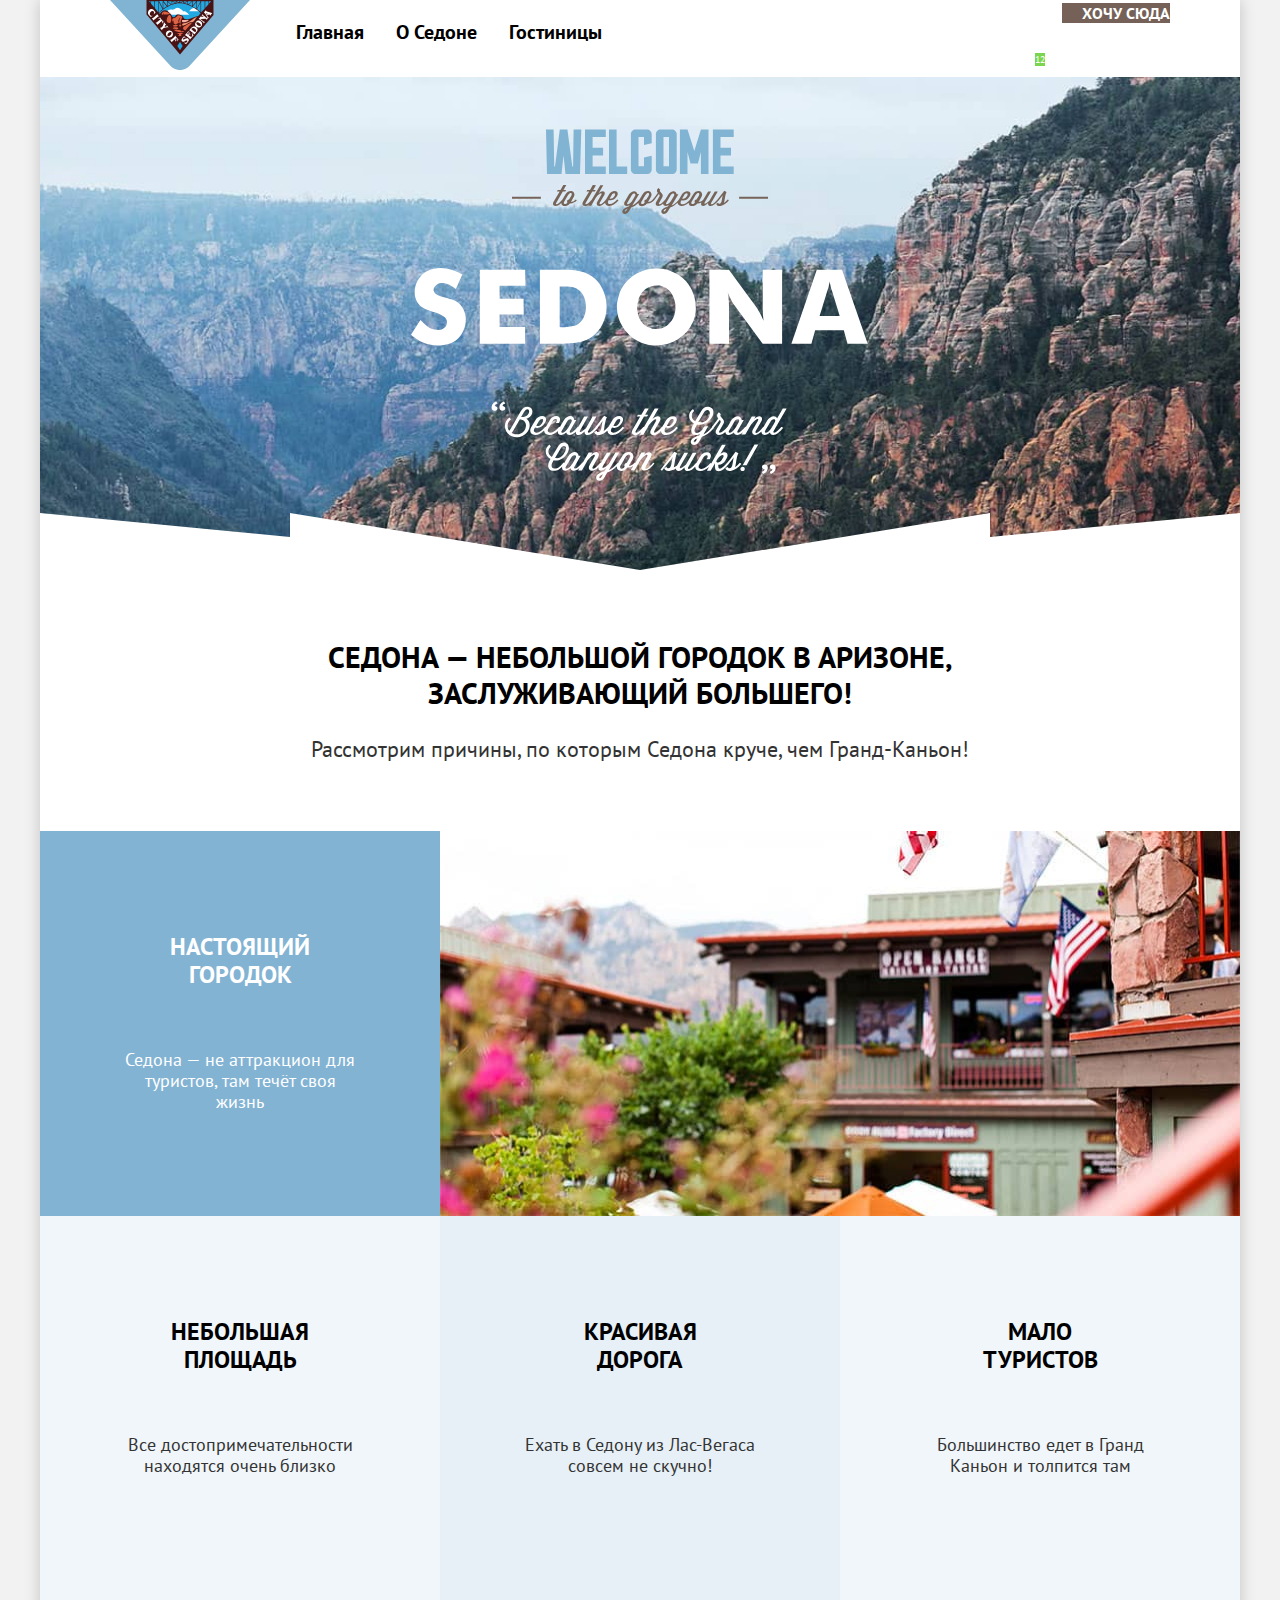
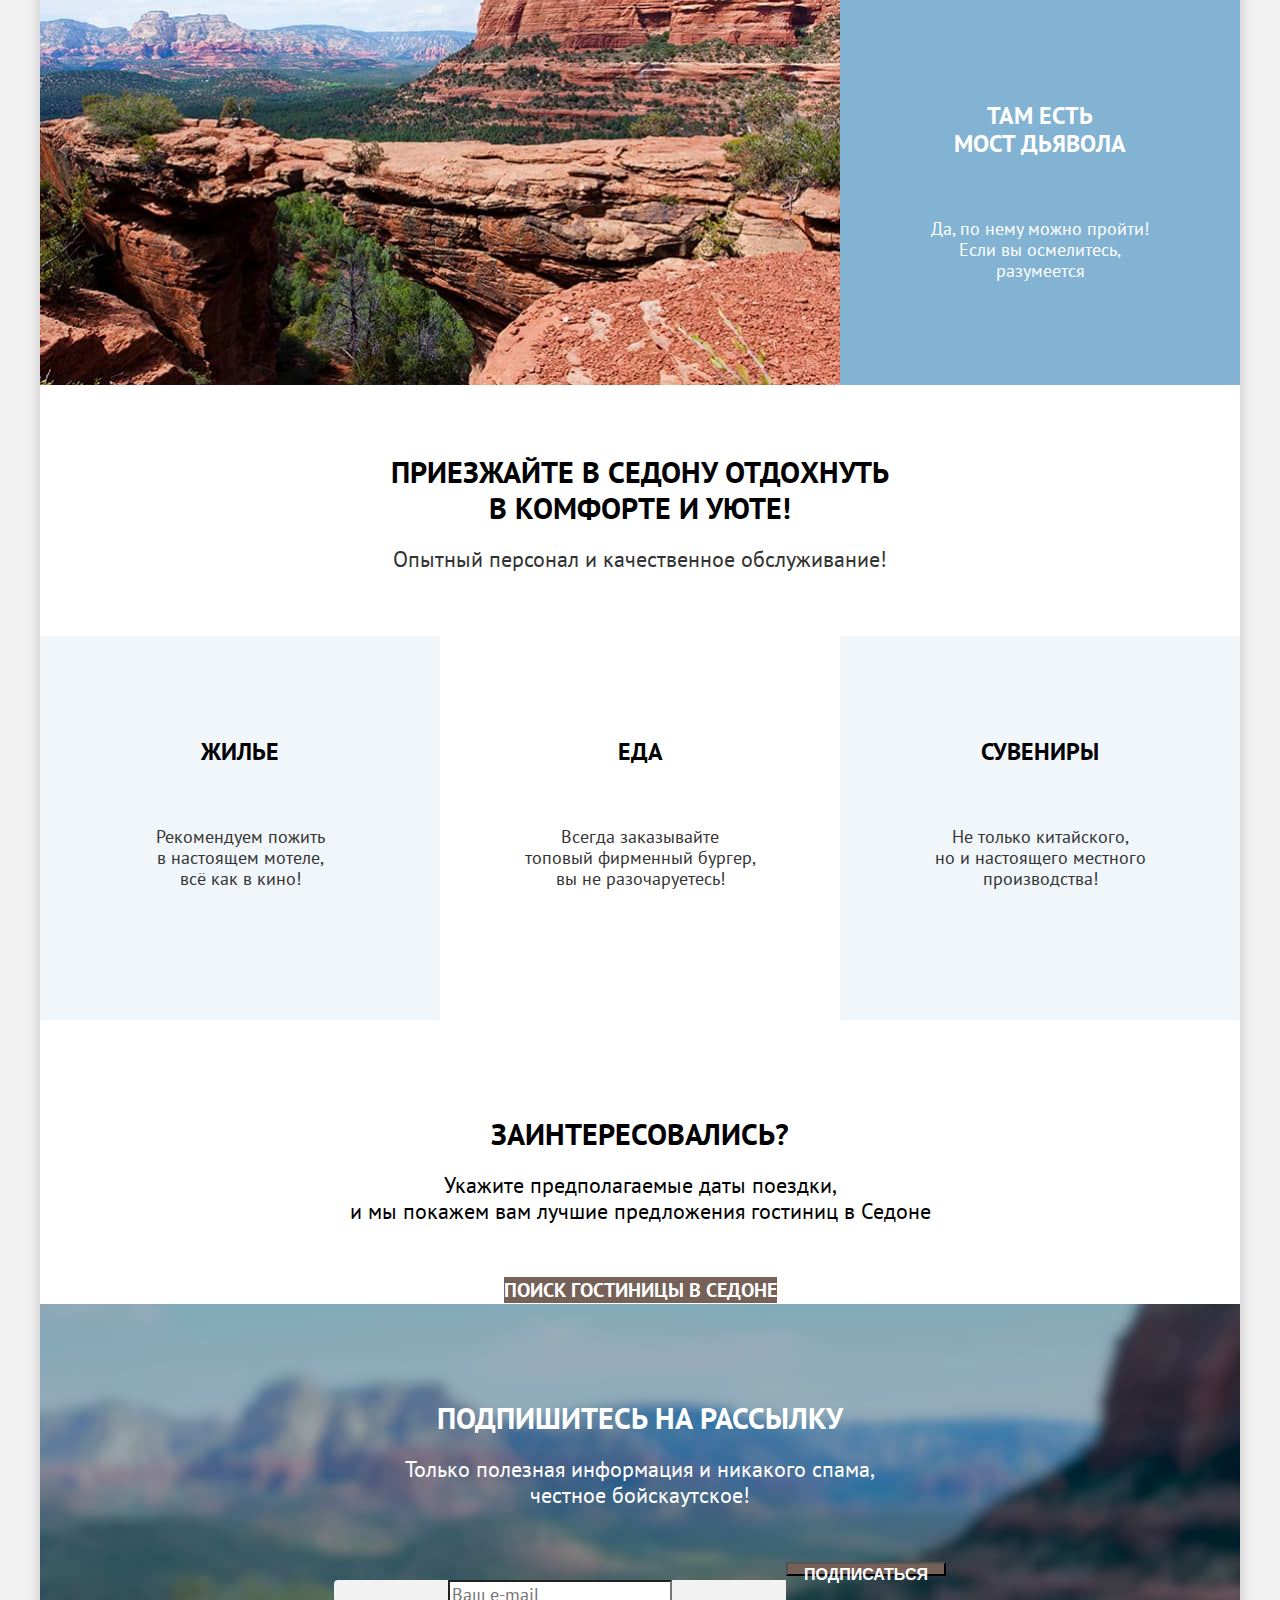
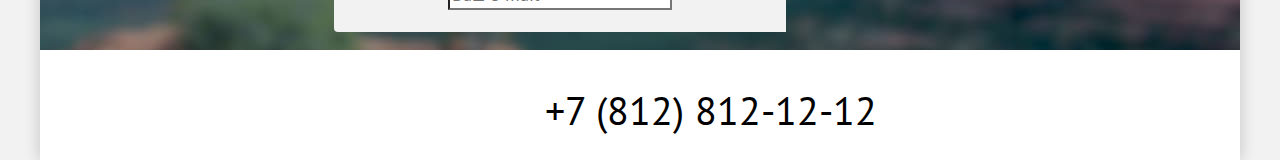
<file: index.html>
<!DOCTYPE html>
<html lang="ru">
  <head>
    <meta charset="utf-8">
    <title>HTML Academy: Седона</title>
    <link rel="stylesheet" href="styles/styles.css">
  </head>

  <body>
    <div class="main-container">

    <!-- Шапка -->

    <header class="main-header">
      <nav class="navigation">
        <a class="logo-of-sedona" href="#">
          <img class="logo" src="images/header/logo-sedona.svg" width="140" height="70" alt="Логотип города Седона.">
        </a>

 <!-- Навигация -->

        <ul class="navigation-list">
          <li class="navigation-item">
            <a class="navigation-link" href="#">Главная</a>
          </li>
          <li class="navigation-item">
            <a class="navigation-link" href="#">О Седоне</a>
          </li>
          <li class="navigation-item">
            <a class="navigation-link" href="catalog.html">Гостиницы</a>
          </li>
        </ul>

        <ul class="navigation-user">
          <li class="navigation-item">
            <a class="icon-search" href="#">
              <span class="visually-hidden">Поиск</span>
            </a>
          </li>
          <li class="navigation-item">
            <a class="icon-search" href="#">
              <span class="visually-hidden">Избранное</span>
            </a>
            <span class="chosen">12</span>
          </li>
          <li class="navigation-item">
            <a class="icon-search-button dark-button" href="#">Хочу сюда</a>
          </li>
        </ul>
      </nav>
    </header>

          <!--Главный заголовок с фоном -->

      <main class="main-index">

      <section class="hero">
        <h1 class="visually-hidden">Добро пожаловать в Седону.</h1>
        <img class="hero-welcome" src="images/header/welcome.svg" width="458" height="352" alt="Welcome to gorgerous Sedona. Because the Grand Canyon sucks!">
      </section>

              <!-- Преимущества -->

      <section class="advantages">

        <h2 class="advantages-title">Седона — небольшой городок в Аризоне,<br>заслуживающий большего!</h2>
        <p class="advantages-reasons-view">Рассмотрим причины, по которым Седона круче, чем Гранд-Каньон!</p>

        <ul class="advantages-list">

          <li class="advantages-items-picture">
            <div class="town">
              <h3 class="item-title accent">Настоящий<br> городок</h3>
              <p class="reason accent">Седона — не аттракцион для<br>туристов, там течёт своя<br>жизнь</p>
            </div>
            <img class="town-views" src="images/town.jpg" width="800" height="385" alt="Вид провинциального американского строения.">
          </li>

          <div class="area-road-tourists">
            <li class="advantages-items area">
              <h3 class="item-title">Небольшая<br> площадь</h3>
              <p class="reason">Все достопримечательности<br>находятся очень близко</p>
            </li>

            <li class="advantages-items road">
              <h3 class="item-title">Красивая<br> дорога</h3>
              <p class="reason">Ехать в Седону из Лас-Вегаса<br>совсем не скучно!</p>
            </li>

            <li class="advantages-items tourists">
              <h3 class="item-title">Мало<br> туристов</h3>
              <p class="reason">Большинство едет в Гранд<br>Каньон и толпится там</p>
          </li>
        </div>

          <li class="advantages-items-bridge">
            <div class="devil-bridge">
              <h3 class="item-title accent">Там есть<br>мост дьявола</h3>
              <p class="reason accent">Да, по нему можно пройти!<br>Если вы осмелитесь,<br>разумеется</p>
            </div>
            <img class="town-views" src="images/bridge.jpg" width="800" height="385" alt="Мост дьявола.">
          </li>
        </ul>
      </section>

         <!-- Инфраструктура -->

      <section class="infrastructure">
        <h2 class="infrastructure-title">Приезжайте в Седону отдохнуть<br>в комфорте и уюте!</h2>
        <p class="infrastructure-reasons-view">Опытный персонал и качественное обслуживание!</p>

        <ul class="infrastructure-list">
          <li class="accommodation">
            <h3 class="item-title">Жилье</h3>
            <p class="reason">Рекомендуем пожить<br>в настоящем мотеле,<br>всё как в кино!</p>
          </li>

          <li class="food">
            <h3 class="item-title">Еда</h3>
            <p class="reason">Всегда заказывайте<br>топовый фирменный бургер,<br>вы не разочаруетесь!</p>
          </li>

          <li class="souvenirs">
            <h3 class="item-title">Сувениры</h3>
            <p class="reason">Не только китайского,<br>но и настоящего местного<br>производства!</p>
          </li>

         </ul>
      </section>

      <!-- приглашение -->

      <section class="invitation">
        <h2 class="invitation-title">Заинтересовались?</h2>
        <p class="invitation-reasons-view">Укажите предполагаемые даты поездки,<br>и мы покажем вам лучшие предложения гостиниц в Седоне</p>
        <a class="hotels-button dark-button" href="catalog.html">Поиск гостиницы в Седоне</a>
      </section>

      <section class="subscribe">
        <h2 class="subscribe-title accent">Подпишитесь на рассылку</h2>
        <p class="no-spam accent">Только полезная информация и никакого спама,<br>честное бойскаутское!</p>

        <form class="subscribe-form" action="https://echo.htmlacademy.ru" method="post">
              <p class="subscribe-form-name">
                <label class="visually-hidden" for="user-email">Ваш e-mail</label>
                <input class="your-email" type="email" id="user-email" name="user-email" placeholder="Ваш e-mail" required>
              </p>
              <button class="subscribe-button dark-button" type="submit">Подписаться</button>
            </form>
      </section>

    </main>

    <!-- футер -->

    <footer class="page-footer">

      <section class="contacts">
        <ul class="networks">
          <li class="networks-item">
            <a class="networks-link" href="https://vk.com/htmlacademy">
              <span class="visually-hidden">Vkontakte</span>
            </a>
          </li>

          <li class="networks-item">
            <a class="networks-link" href="https://t.me/htmlacademy">
              <span class="visually-hidden">Telegram</span>
            </a>
          </li>

          <li class="networks-item">
            <a class="networks-link" href="https://www.youtube.com/user/htmlacademyru">
              <span class="visually-hidden">Youtube</span>
            </a>
          </li>

        </ul>

        <a class="phone" href="tel:+78128121212">+7 (812) 812-12-12</a>
        <div class="logo-of-academy">
          <a class="academy-link"  href="https://htmlacademy.ru/">
            <span class="visually-hidden">htmlacademy</span>
          </a>
        </div>
      </section>
    </footer>
  </div>
  </body>
 </html>
</file>
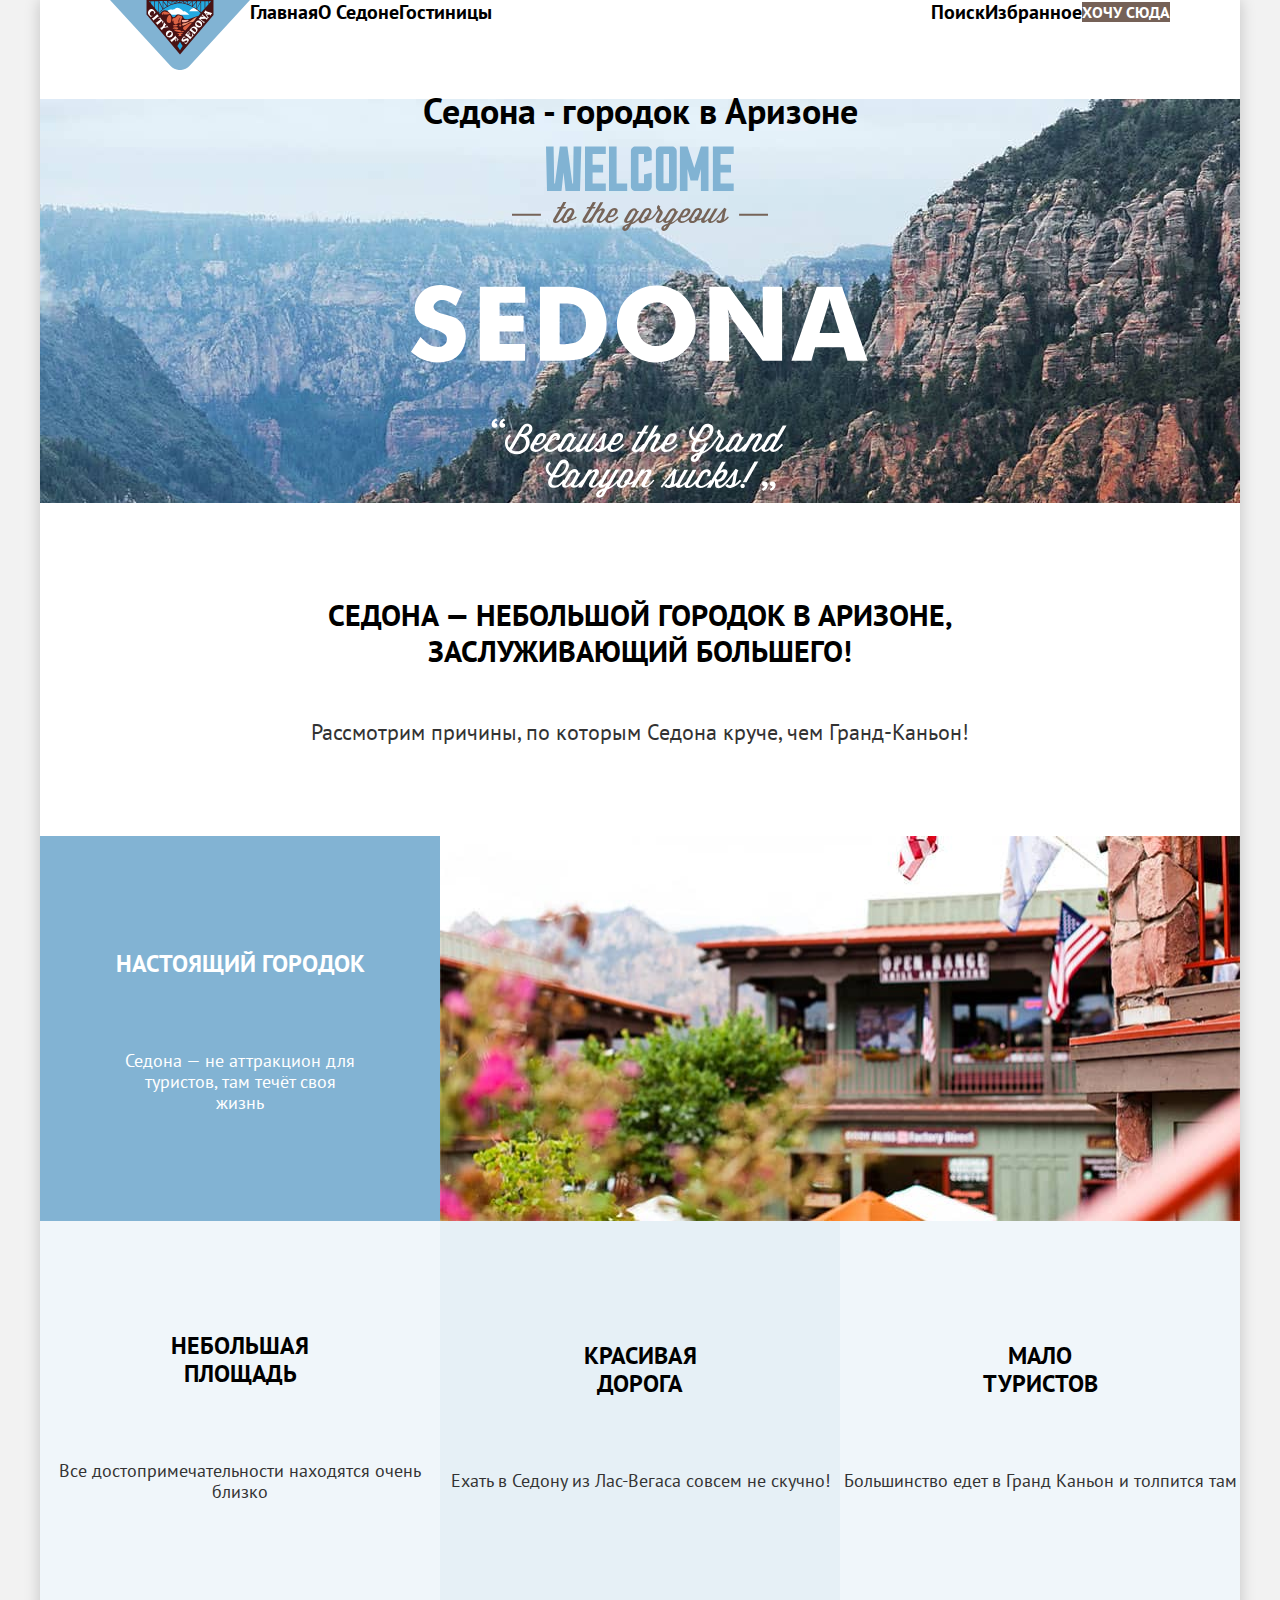
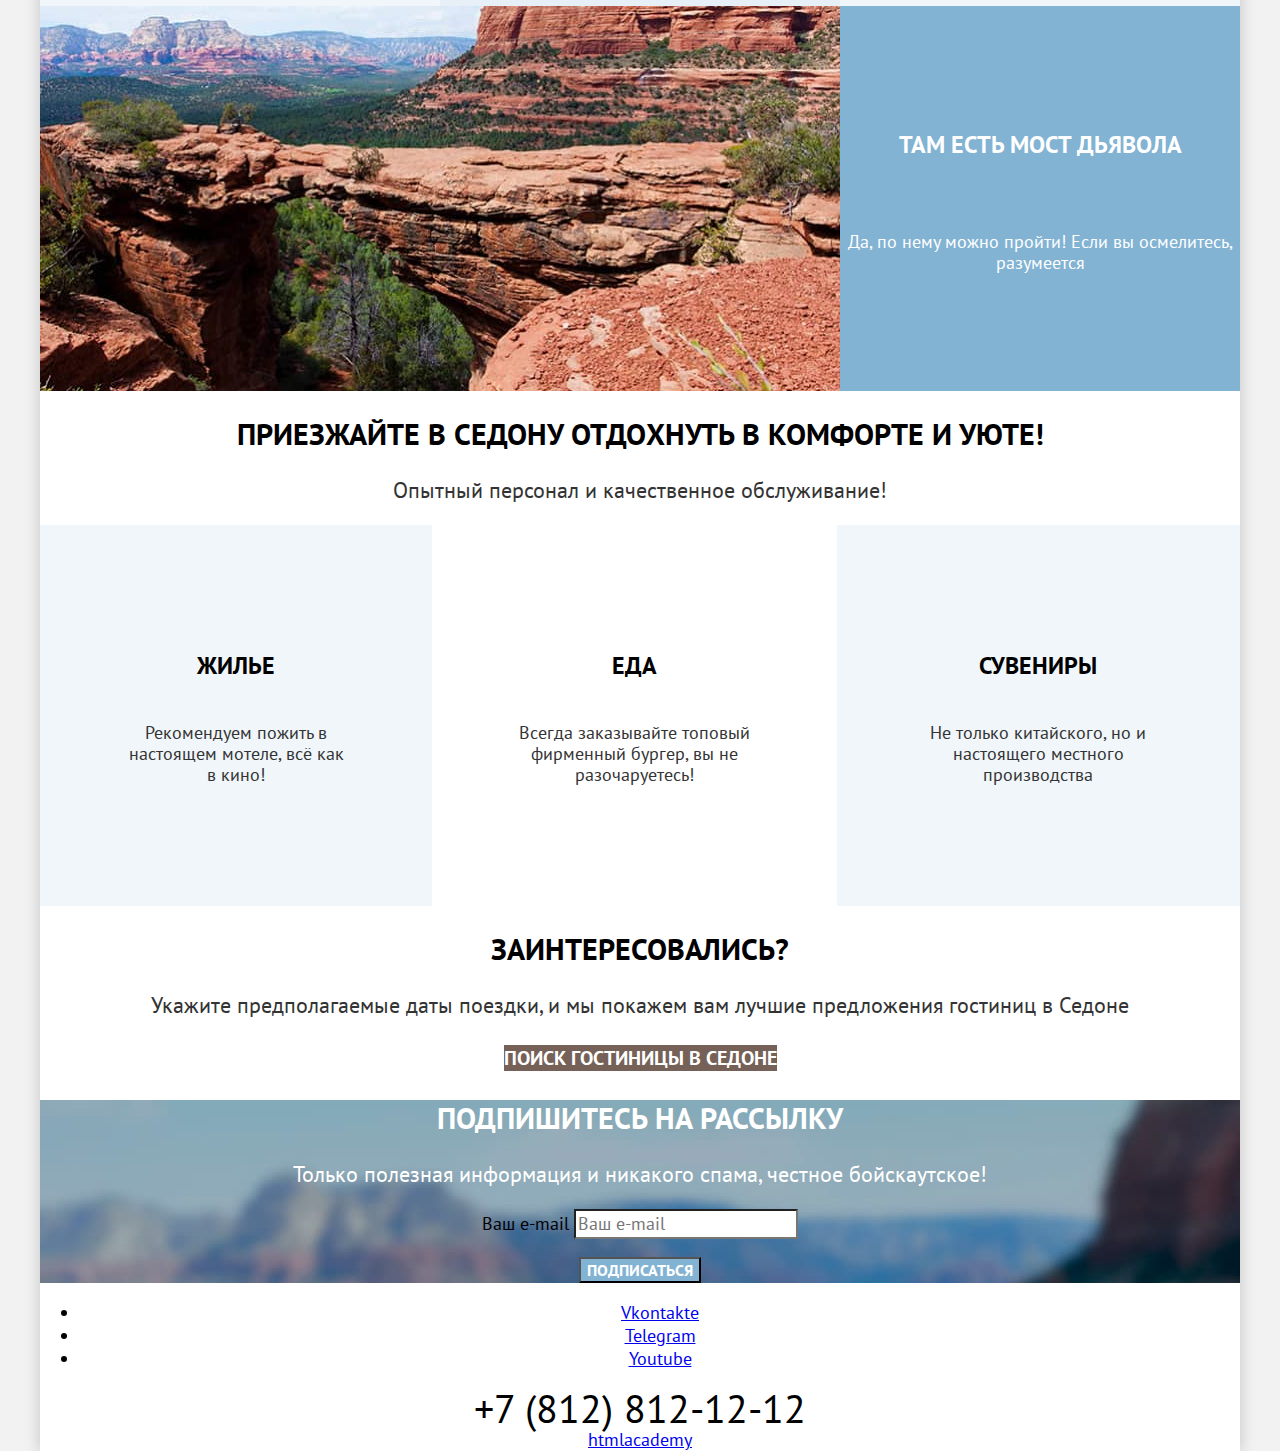
<file: 5/index.html>
<!DOCTYPE html>
<html lang="ru">
  <head>
    <meta charset="utf-8">
    <title>HTML Academy: Седона</title>
    <link rel="stylesheet" href="styles/styles.css">
    <base href="https://htmlacademy-htmlcss.github.io/2159811-sedona-38/5/">
</head>
  <body>
  <div class="big-container">
    <header class="page-header">
      <nav class="navigation">
        <a class="logo" href="#">
          <img class="logo" src="images/header/logo-sedona.svg" width="140" height="70" alt="Логотип города Седона.">
        </a>
        <ul class="navigation-list">
          <li class="navigation-item">
            <a class="navigation-link navigation-link-current" href="index.html">Главная</a>
          </li>
          <li class="navigation-item">
            <a class="navigation-link" href="#">О Седоне</a>
          </li>
          <li class="navigation-item">
            <a class="navigation-link" href="catalog.html">Гостиницы</a>
          </li>
        </ul>

        <ul class="navigation-list navigation-users">
          <li class="navigation-item">
            <a class="navigation-link" href="#">
              <span class="visually-hidden">
                Поиск
              </span>
            </a>
          </li>
          <li class="navigation-item">
            <a class="navigation-link" href="#">
              <span class="visually-hidden">
                Избранное
              </span>
            </a>
          </li>
          <li class="navigation-item">
            <a class="navigation-link button dark-button" href="#">Хочу сюда</a>
          </li>
        </ul>
      </nav>

    </header>

    <main class="main-index">

      <section class="hero">
        <h1 class="visually-hidden">Седона - городок в Аризоне</h1>
        <img class="hero-welcome" src="images/header/welcome.svg" width="458" height="352" alt="Welcome to gorgerous Sedona. Because the Grand Canyon sucks!">
      </section>

      <section class="adantages-of-sedona">
        <h2 class="section-title advantages-title">
        Седона — небольшой городок в Аризоне,<br> заслуживающий большего!
        </h2>
        <p class="section-explanation advantages-explanation">
        Рассмотрим причины, по которым Седона круче, чем Гранд-Каньон!
        </p>
        <ul class="advantages-list">
          <li class="advantages-items-town accent">
            <div class="real-town">
              <h3 class="item-title">Настоящий городок</h3>
              <p class="ad-description adventages-description accent">Седона — не аттракцион для<br> туристов, там течёт своя<br> жизнь</p>
            </div>
            <img class="town-views sedona-view" src="images/town.jpg" width="800" height="385" alt="Настоящий американский городок.">
          </li>
          <div class="area-road-tourists">
            <li class="advantages-items">
              <div class="small-area">
              <h3 class="item-title">Небольшая<br> площадь</h3>
              <p class="ad-description adventages-description">Все достопримечательности находятся очень близко</p>
              </div>
            </li>
            <li class="advantages-items">
              <div class="nice-road">
                <h3 class="item-title">Красивая<br> дорога</h3>
                <p class="ad-description adventages-description">Ехать в Седону из Лас-Вегаса совсем не скучно!</p>
              </div>
            </li>
            <li class="advantages-items">
              <div class="few-tourists">
                <h3 class="item-title">Мало<br> туристов</h3>
                <p class="ad-description adventages-description">Большинство едет в Гранд Каньон и толпится там</p>
            </div>
          </li>
        </div>
          <li class="advantages-items-bridge accent">
            <div class="devil-bridge">
              <h3 class="item-title accent">Там есть мост дьявола</h3>
              <p class="ad-description adventages-description accent">Да, по нему можно пройти! Если вы осмелитесь, разумеется</p>
            </div>
            <img class="town-views bridge-view" src="images/bridge.jpg" width="800" height="385" alt="Мост дьявола.">
          </li>
        </ul>
      </section>

      <section class="conditions-of-sedona">
        <h2 class="section-title conditions-title">
        Приезжайте в Седону отдохнуть в комфорте и уюте!
        </h2>
         <p class="section-explanation conditions-explanation">
          Опытный персонал и качественное обслуживание!
        </p>
        <ul class="conditions-list">
          <li class="conditions-item">
            <div class="accomodation">
              <h3 class="item-title">Жилье</h3>
              <p class="ad-description conditions-description">Рекомендуем пожить в настоящем мотеле, всё как в кино!</p>
            </div>
          </li>
          <li class="conditions-item">
            <div class="food">
              <h3 class="item-title">Еда</h3>
              <p class="ad-description food-description">Всегда заказывайте топовый фирменный бургер, вы не разочаруетесь!</p>
            </div>
          </li>
          <li class="conditions-item">
            <div class="souvenirs">
              <h3 class="item-title">Сувениры</h3>
              <p class="ad-description souvenirs-description">Не только китайского, но и настоящего местного производства</p>
            </div>
          </li>
         </ul>
      </section>

      <section class="invitation-of-sedona">
        <h2 class="section-title invitation-title">
        Заинтересовались?
        </h2>
        <p class="section-explanation invitation-explanation">
        Укажите предполагаемые даты поездки, и мы покажем вам лучшие предложения гостиниц в Седоне
        </p>
        <a class="hotels-button dark-button" href="catalog.html">Поиск гостиницы в Седоне</a>
      </section>

      <section class="mail-of-sedona">
        <h2 class="section-title mail-title accent">
        Подпишитесь на рассылку
        </h2>
        <p class="section-explanation mail-explanation accent">
        Только полезная информация и никакого спама, честное бойскаутское!
        </p>
        <form class="subscribe-form" action="https://echo.htmlacademy.ru" method="post">
          <p class="subscribe-form-name">
            <label class="visually-hidden" for="user-email">Ваш e-mail</label>
            <input class="your-email" type="email" id="user-email" name="user-email" placeholder="Ваш e-mail" required>
          </p>
          <button class="subscribe-button button" type="submit">Подписаться</button>
        </form>
      </section>

    </main>

    <footer>
      <section class="contacts">
        <ul class="sotial_networks">
          <li class="networks-item">
            <a class="networks-link" href="https://vk.com/htmlacademy">
              <span class="visually-hidden">Vkontakte</span>
            </a>
          </li>
          <li class="networks-item">
            <a class="networks-link" href="https://t.me/htmlacademy">
              <span class="visually-hidden">Telegram</span>
            </a>
          </li>
          <li class="networks-item">
            <a class="networks-link" href="https://www.youtube.com/user/htmlacademyru">
              <span class="visually-hidden">Youtube</span>
            </a>
          </li>
        </ul>
        <a class="phone" href="tel:+78128121212">+7 (812) 812-12-12</a>
        <div class="logo-of-academy">
          <a class="academy-link"  href="https://htmlacademy.ru/">
            <span class="visually-hidden">htmlacademy</span>
          </a>
        </div>
      </section>
    </footer>
  </div>
  </body>
 </html>
</file>
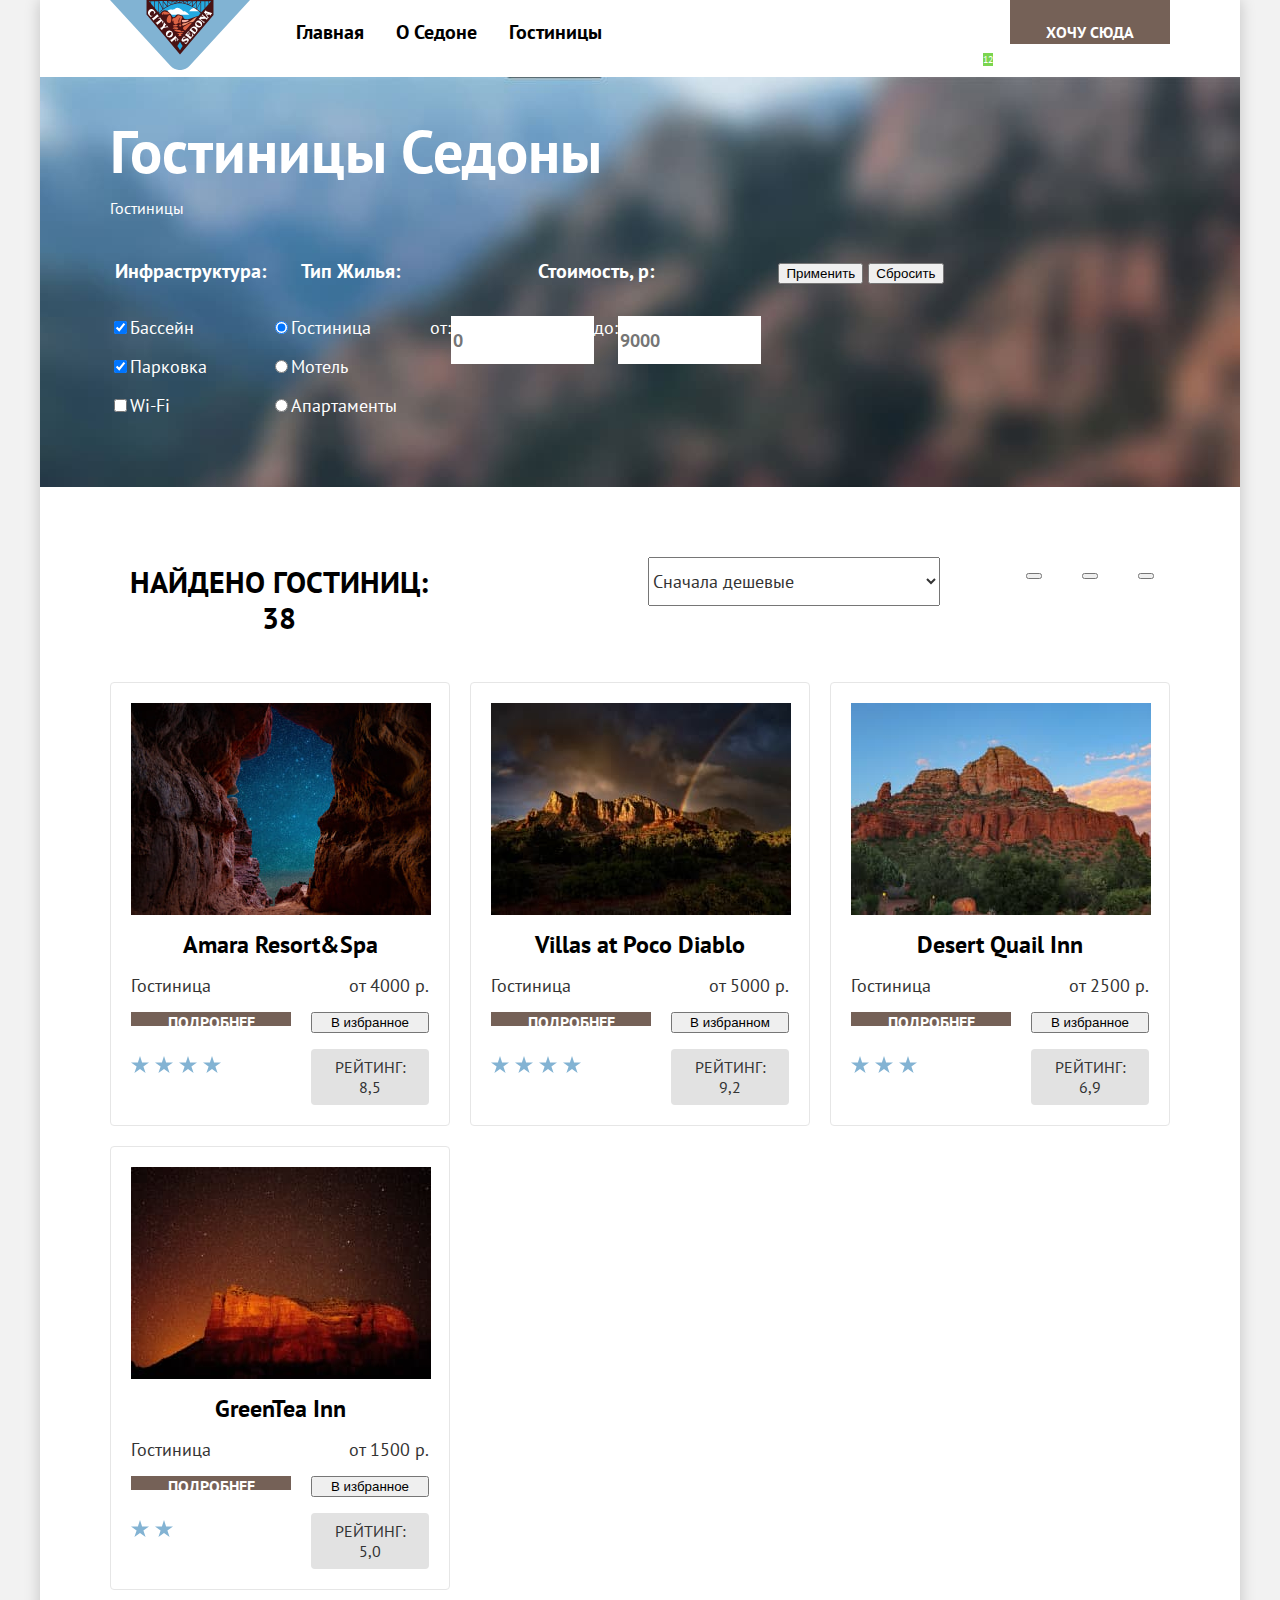
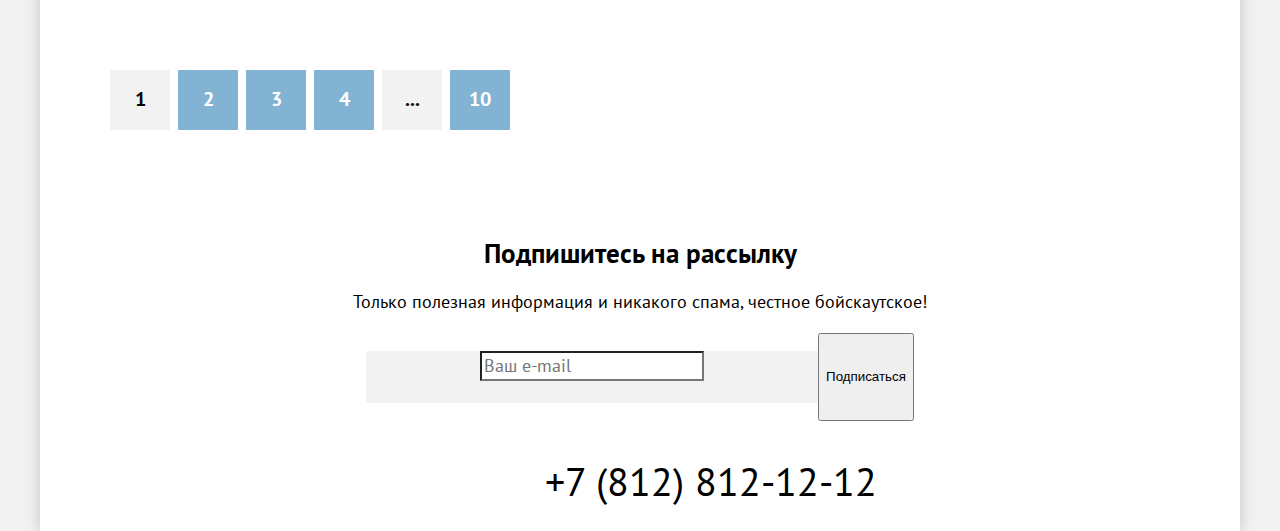
<file: catalog.html>
<!DOCTYPE html>
<html lang="ru">
  <head>
    <meta charset="utf-8">
    <title>HTML Academy: Седона</title>
    <link rel="stylesheet" href="styles/styles.css">
  </head>

  <body>
    <div class="main-container">

<!-- Шапка -->
    <header class="main-header">
      <nav class="navigation">
        <a class="logo-of-sedona" href="index.html">
        <img class="logo" src="images/header/logo-sedona.svg" width="140" height="70" alt="Логотип города Седона.">
        </a>

        <!-- Навигация -->

        <ul class="navigation-list">
          <li class="navigation-item">
            <a class="navigation-link" href="index.html">Главная</a>
          </li>
          <li class="navigation-item">
            <a class="navigation-link" href="#">О Седоне</a>
          </li>
          <li class="navigation-item">
            <a class="navigation-link" href="#">Гостиницы</a>
          </li>
        </ul>

        <ul class="navigation-user">
          <li class="navigation-item">
            <a class="icon-search" href="#">
              <span class="visually-hidden">Поиск</span>
            </a>
          </li>
          <li class="navigation-item">
            <a class="icon-search" href="#">
              <span class="visually-hidden">Избранное</span>
            </a>
            <span class="chosen">12</span>
          </li>
          <li class="navigation-item">
            <a class="icon-search dark-button" href="#">Хочу сюда</a>
          </li>
        </ul>
      </nav>
    </header>

      <!-- Поисковик -->
      <!-- Заголовок и крошки -->

    <main class="main-inner">
      <div class="search accent">
        <header class="inner-header">
          <h1 class="inner-header-title">Гостиницы Седоны</h1>
          <ul class="breadcrumbs">
            <li class="breadcrumbs-item">
              <a class="breadcrumbs-link" href="index.html">
                <span class="visually-hidden">На главную</span>
              </a>
            </li>
            <li class="breadcrumbs-item">
              <a class="breadcrumbs-link">Гостиницы</a>
            </li>
          </ul>
        </header>

        <!-- Инфпаструктура -->

      <section class="hotels">
        <h2 class="visually-hidden">Список гостиниц с фильтрами</h2>

        <form class="catalog-filter" action="https://echo.htmlacademy.ru" method="get">
          <fieldset class="hotels-filter-group filter-inf">
              <legend class="hotels-filter-title">Инфраструктура:</legend>
              <label class="control">
                <input class="control-input" type="checkbox" name="pool" checked>Бассейн</label>

              <label class="control">
                <input class="control-input" type="checkbox" name="parking" checked>Парковка</label><label class="control">

                <input class="control-input" type="checkbox" name="wifi">Wi-Fi</label>
          </fieldset>

          <!-- Тип жилья -->

          <fieldset class="hotels-filter-group filter-liv">
            <legend class="hotels-filter-title">Тип Жилья:</legend>

              <label class="control">
                <input class="control-input" type="radio" name="types" value="hotel" checked>Гостиница</label>

              <label class="control">
                <input class="control-input" type="radio" name="types" value="motel">Мотель</label>

              <label class="control">
                <input class="control-input" type="radio" name="types" value="apartments">Апартаменты</label>
          </fieldset>

          <!-- Стоимость -->

          <fieldset class="hotels-filter-group filter-price">
            <legend class="hotels-filter-title" >Стоимость, p:</legend>
              <label class="field" for="price-form">от:</label>
              <input class="field-price" placeholder="0" type="number" name="price-from" id="price-form">
              <label class="field" for="price-to">до:</label>
              <input class="field-price" placeholder="9000" type="number" name="price-to" id="price-to">
          </fieldset>
          <div class="chose">
            <button class="button blue-button" type="submit">Применить</button>
            <button class="button" type="reset">Сбросить</button>
          </div>
        </form>
      </section>
    </div>

            <!-- результаты поиска -->

      <section class="hotels-selection">
        <div class="hotels-searching">
          <h2 class="visually-hidden">Результаты поиска</h2>
            <p class="select-result">Найдено гостиниц: 38</p>
            <select class="select-control" aria-label="Сортировка">
              <option value="cheap">Сначала дешевые</option>
              <option value="expensive">Сначала дорогие</option>
              <option value="popular">Сначала популярные</option>
            </select>
            <ul class="viewer">
              <li class="viewer-square">
                <button class="button-small-sign" type="button">
                  <span class="visually-hidden">Мелкие значки.</span>
                </button>
              </li>
              <li class="viewer-square">
                <button class="button-big-sign" type="button">
                  <span class="visually-hidden">Крупные значки.</span>
                </button>
              </li>
              <li class="viewer-square">
                <button class="button-list" type="button">
                  <span class="visually-hidden">Список.</span>
                </button>
              </li>
            </ul>
          </div>

        <!-- карточки гостиниц -->

        <ul class="sedona-hotels">
          <li class="hotel-card">
            <a class="hotel-card-link" href="#">
              <img class="hotel-card-image" src="images/hotels/hotel-1.jpg" width="300" height="212" alt="Amara Resort&Spa.">
            </a>
            <h3 class="hotel-card-title">Amara Resort&Spa</h3>
            <span class="hotel-type">Гостиница</span>
            <span class="hotel-price">от 4000 р.</span>
            <a class="dark-button button" href="#">Подробнее</a>
            <button class="blue-button button" type="button">В избранное</button>
            <div class="stars-4"></div>
            <span class="rating">Рейтинг: 8,5 </span>
          </li>

          <li class="hotel-card">
            <a class="hotel-card-link" href="#">
              <img class="hotel-card-image" src="images/hotels/hotel-2.jpg" width="300" height="212" alt="Villas at Poco Diablo.">
            </a>
            <h3 class="hotel-card-title">Villas at Poco Diablo</h3>
            <span class="hotel-type">Гостиница</span>
            <span class="hotel-price">от 5000 р.</span>
            <a class="dark-button button" href="#">Подробнее</a>
            <button class="green-button button" type="button">В избранном</button>
            <div class="stars-4"></div>
            <span class="rating">Рейтинг: 9,2 </span>
          </li>

          <li class="hotel-card">
            <a class="hotel-card-link" href="#">
              <img class="hotel-card-image" src="images/hotels/hotel-3.jpg" width="300" height="212" alt="Desert Quail Inn.">
            </a>
            <h3 class="hotel-card-title">Desert Quail Inn</h3>
            <span class="hotel-type">Гостиница</span>
            <span class="hotel-price">от 2500 р.</span>
            <a class="dark-button button button" href="#">Подробнее</a>
            <button class="blue-button button" type="button">В избранное</button>
            <div class="stars-3"></div>
            <span class="rating">Рейтинг: 6,9 </span>
          </li>

          <li class="hotel-card">
            <a class="hotel-card-link" href="#">
              <img class="hotel-card-image" src="images/hotels/hotel-4.jpg" width="300" height="212" alt="GreenTea Inn.">
            </a>
            <h3 class="hotel-card-title">GreenTea Inn</h3>
            <span class="hotel-type">Гостиница</span>
            <span class="hotel-price">от 1500 р.</span>
            <a class="dark-button button button" href="#">Подробнее</a>
            <button class="blue-button button" type="button">В избранное</button>
            <div class="stars-2"></div>
            <span class="rating">Рейтинг: 5,0 </span>
          </li>
        </ul>

        <ol class="pagination">
          <li class="pagination-item">
            <a class="pagination-link pagination-current">1</a>
          </li>
          <li class="pagination-item">
            <a class="pagination-link" href="#">2</a>
          </li>
          <li class="pagination-item">
            <a class="pagination-link" href="#">3</a>
          </li>
          <li class="pagination-item">
            <a class="pagination-link" href="#">4</a>
          </li>
          <li class="pagination-item">
            <a class="pagination-link load-more" href="#">...</a>
          </li>
          <li class="pagination-item">
            <a class="pagination-link" href="#">10</a>
          </li>
        </ol>

      </section>

      <section class="mail-of-sedona-no-picture">
        <h2 class="section-title mail-title">
        Подпишитесь на рассылку
        </h2>
        <p class="section-explanation mail-explanation">
        Только полезная информация и никакого спама, честное бойскаутское!
        </p>
        <form class="subscribe-form" action="https://echo.htmlacademy.ru" method="post">
          <p class="subscribe-form-name">
            <label class="visually-hidden" for="user-email">Ваш e-mail</label>
            <input class="your-email" type="email" id="user-email" name="user-email" placeholder="Ваш e-mail" required>
          </p>
          <button class="subscribe-button button" type="submit">Подписаться</button>
        </form>
      </section>
    </main>

    <footer class="page-footer">

      <section class="contacts">
        <ul class="networks">
          <li class="networks-item">
            <a class="networks-link" href="https://vk.com/htmlacademy">
              <span class="visually-hidden">Vkontakte</span>
            </a>
          </li>

          <li class="networks-item">
            <a class="networks-link" href="https://t.me/htmlacademy">
              <span class="visually-hidden">Telegram</span>
            </a>
          </li>

          <li class="networks-item">
            <a class="networks-link" href="https://www.youtube.com/user/htmlacademyru">
              <span class="visually-hidden">Youtube</span>
            </a>
          </li>

        </ul>

        <a class="phone" href="tel:+78128121212">+7 (812) 812-12-12</a>
        <div class="logo-of-academy">
          <a class="academy-link"  href="https://htmlacademy.ru/">
            <span class="visually-hidden">htmlacademy</span>
          </a>
        </div>
      </section>
    </footer>
  </div>
  </body>
 </html>
</file>
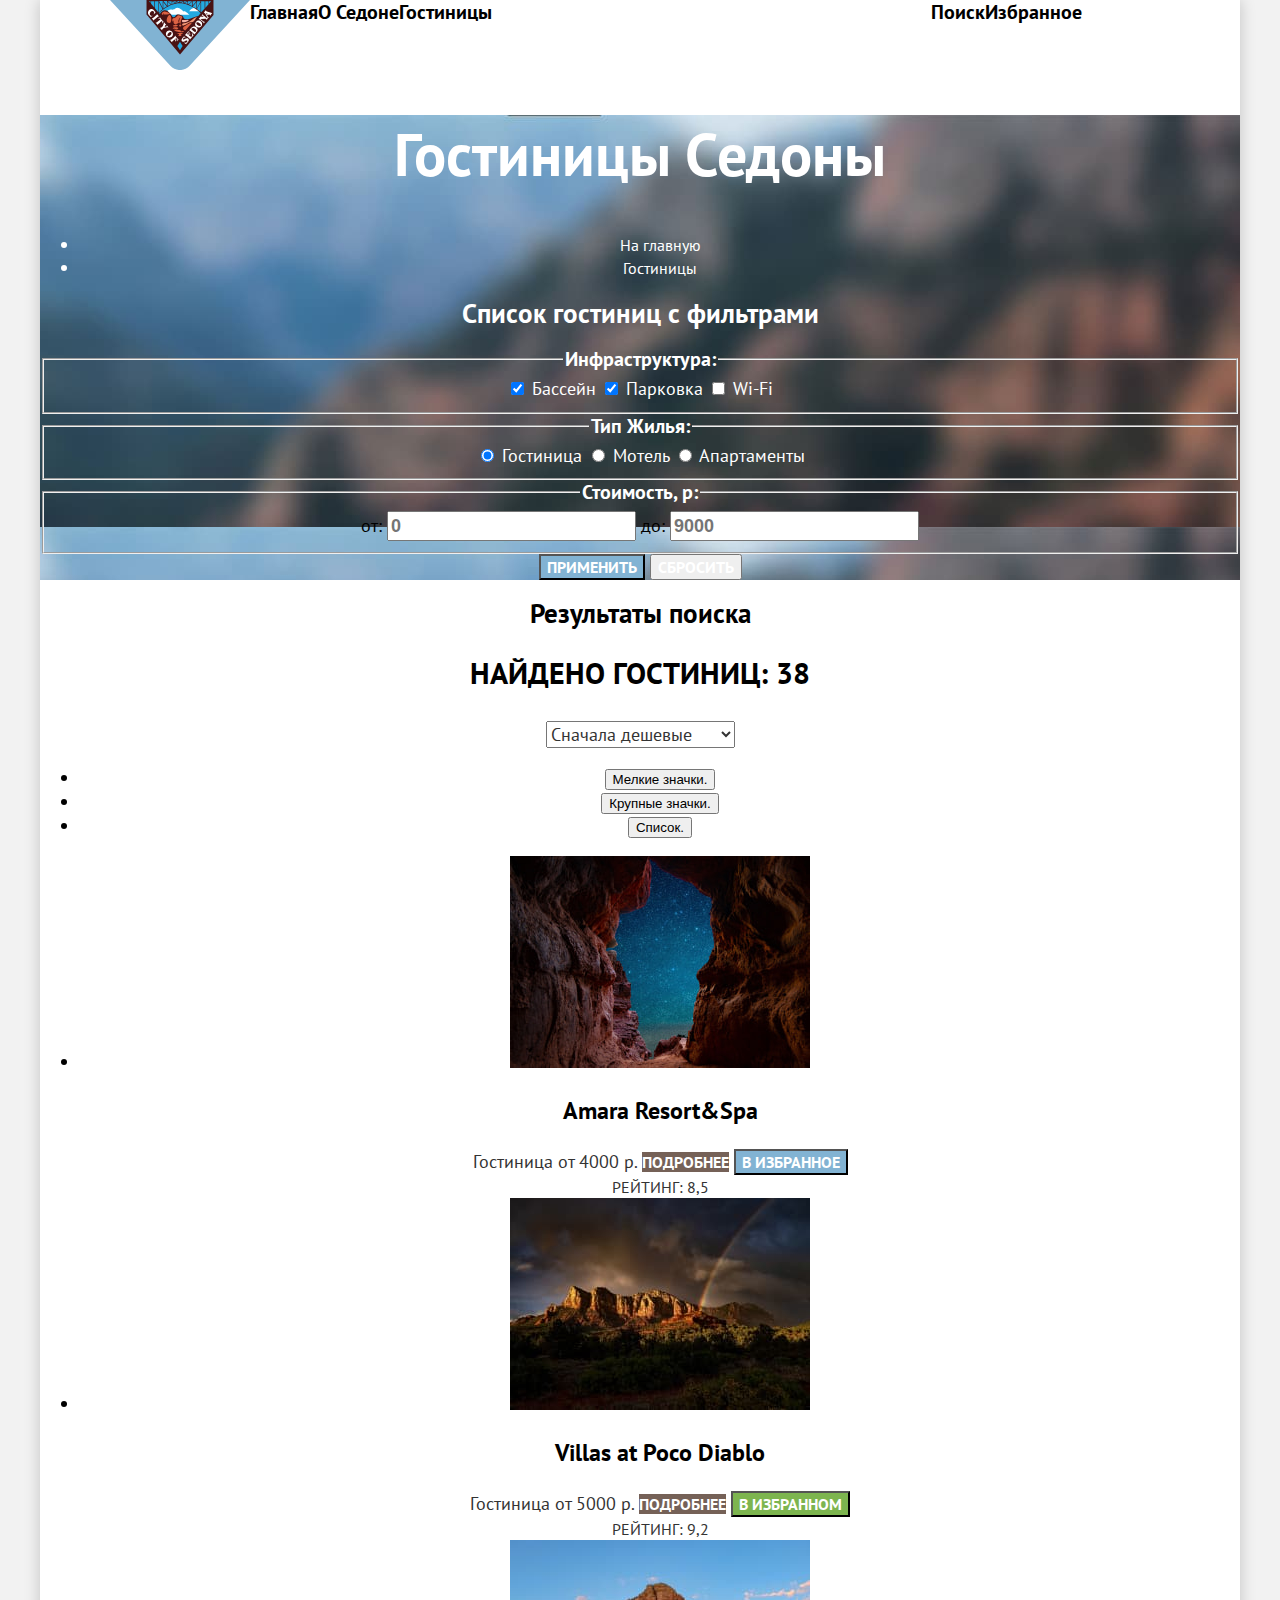
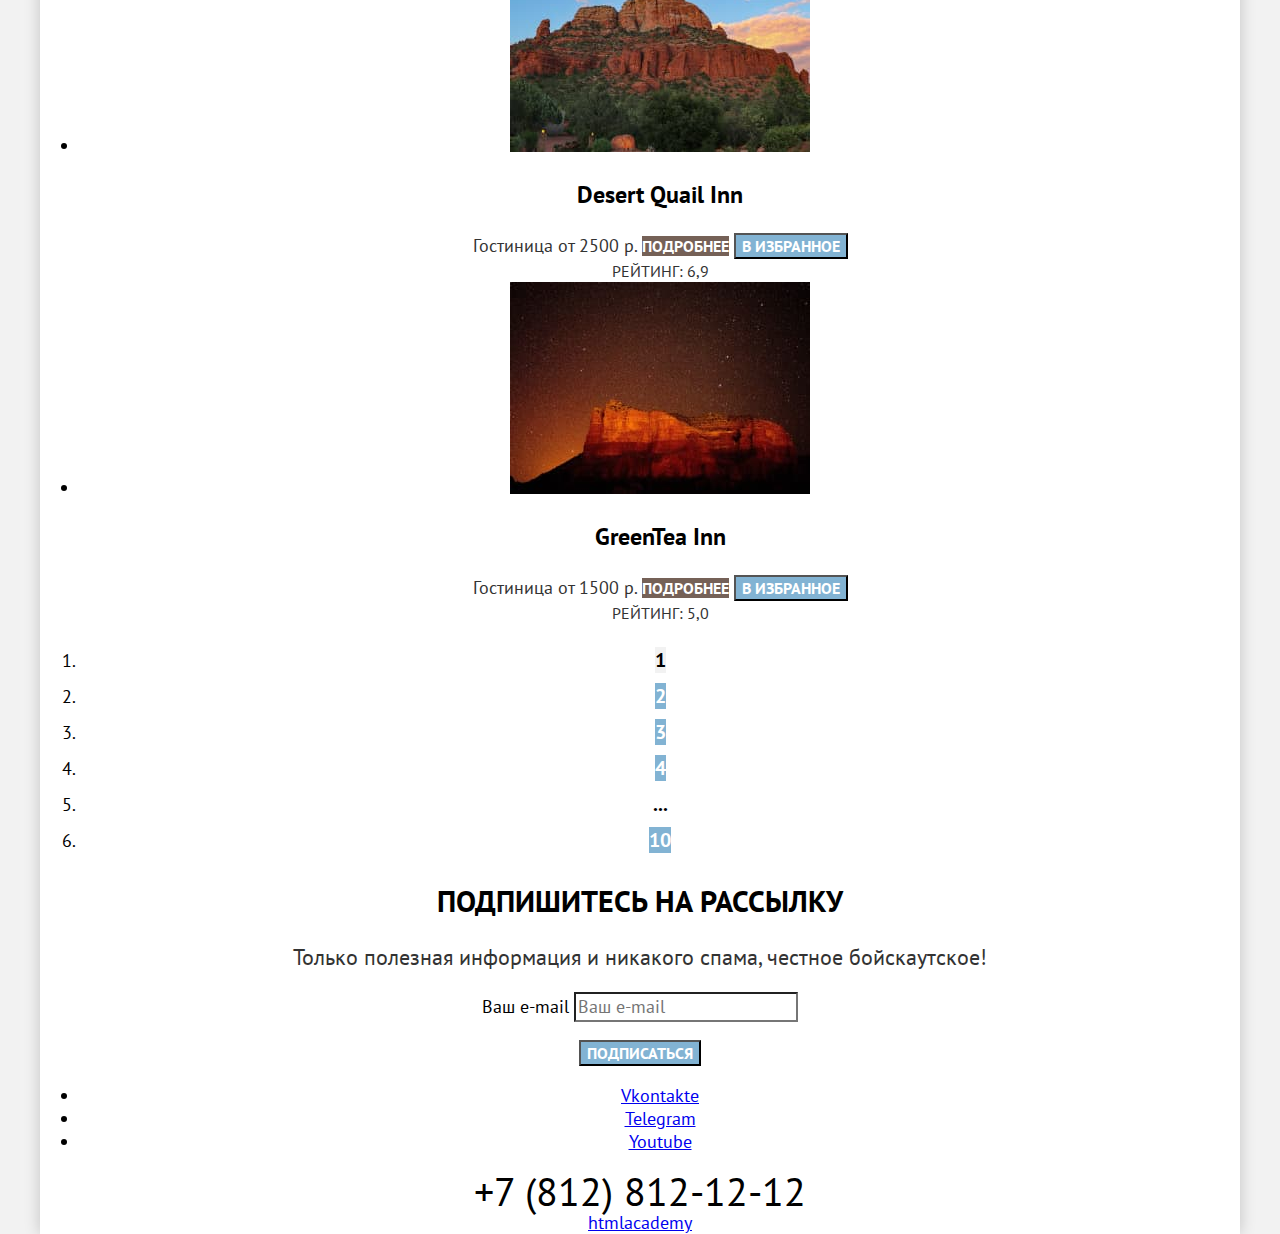
<file: 5/catalog.html>
<!DOCTYPE html>
<html lang="ru">
  <head>
    <meta charset="utf-8">
    <title>HTML Academy: Седона</title>
    <link rel="stylesheet" href="styles/styles.css">
    <base href="https://htmlacademy-htmlcss.github.io/2159811-sedona-38/5/">
</head>
  <body>
  <div class="big-container">
    <header class="page-header">
      <nav class="navigation">
        <a class="logo" href="index.html">
          <img class="logo" src="images/header/logo-sedona.svg" width="140" height="70" alt="Логотип города Седона.">
        </a>
        <ul class="navigation-list">
          <li class="navigation-item">
            <a class="navigation-link" href="index.html">Главная</a>
          </li>
          <li class="navigation-item">
            <a class="navigation-link" href="#">О Седоне</a>
          </li>
          <li class="navigation-item">
            <a class="navigation-link navigation-link-current" href="catalog.html">Гостиницы</a>
          </li>
        </ul>

        <ul class="navigation-list navigation-users">
          <li class="navigation-item">
            <a class="navigation-link" href="#">
              <span class="visually-hidden">
                Поиск
              </span>
            </a>
          </li>
          <li class="navigation-item">
            <a class="navigation-link" href="#">
              <span class="visually-hidden">
                Избранное
              </span>
            </a>
          </li>
          <li class="navigation-item">
            <a class="navigation-link button" href="#">Хочу сюда</a>
          </li>
        </ul>
      </nav>

    </header>

    <main class="main-inner">
      <div class="all-options accent">
        <header class="inner-header">
          <h1 class="inner-header-title">Гостиницы Седоны</h1>
          <ul class="breadcrumbs">
            <li class="breadcrumbs-item">
              <a class="breadcrumbs-link" href="index.html">
                <span class="visually-hidden">На главную</span>
              </a>
            </li>
            <li class="breadcrumbs-item">
              <a class="breadcrumbs-link">Гостиницы</a>
            </li>
          </ul>
        </header>

        <section class="hotels">
          <h2 class="visually-hidden">Список гостиниц с фильтрами</h2>

          <form class="catalog-filter" action="https://echo.htmlacademy.ru" method="get">
            <fieldset class="hotels-filter-group filter-inf">
                <legend class="hotels-filter-title">Инфраструктура:</legend>
                <label class="control">
                  <input class="control-input" type="checkbox" name="pool" checked>
                  Бассейн
                </label>

                <label class="control">
                  <input class="control-input" type="checkbox" name="parking" checked>
                  Парковка
                </label><label class="control">

                  <input class="control-input" type="checkbox" name="wifi">
                  Wi-Fi
                </label>
            </fieldset>

            <fieldset class="hotels-filter-group filter-liv">
              <legend class="hotels-filter-title">Тип Жилья:</legend>

                <label class="control">
                  <input class="control-input" type="radio" name="types" value="hotel" checked>
                  Гостиница
                </label>

                <label class="control">
                  <input class="control-input" type="radio" name="types" value="motel">
                  Мотель
                </label>

                <label class="control">
                  <input class="control-input" type="radio" name="types" value="apartments">
                  Апартаменты
                </label>
            </fieldset>
            <fieldset class="hotels-filter-group filter-price">
              <legend class="hotels-filter-title" >Стоимость, p:</legend>
                <label class="field" for="price-form">от:</label>
                <input class="field-price" placeholder="0" type="number" name="price-from" id="price-form">
                <label class="field" for="price-to">до:</label>
                <input class="field-price" placeholder="9000" type="number" name="price-to" id="price-to">
            </fieldset>
            <div class="chose">
              <button class="button blue-button" type="submit">Применить</button>
              <button class="button" type="reset">Сбросить</button>
            </div>
          </form>
        </section>
      </div>

      <section class="hotels-selection">
        <div class="hotels-searching">
          <h2 class="visually-hidden">Результаты поиска</h2>
            <p class="select-result">Найдено гостиниц: 38</p>
            <select class="select-control" aria-label="Сортировка">
              <option value="cheap">Сначала дешевые</option>
              <option value="expensive">Сначала дорогие</option>
              <option value="popular">Сначала популярные</option>
            </select>
            <ul class="viewer">
              <li class="viewer-square">
                <button class="button-small-sign" type="button">
                  <span class="visually-hidden">Мелкие значки.</span>
                </button>
              </li>
              <li class="viewer-square">
                <button class="button-big-sign" type="button">
                  <span class="visually-hidden">Крупные значки.</span>
                </button>
              </li>
              <li class="viewer-square">
                <button class="button-list" type="button">
                  <span class="visually-hidden">Список.</span>
                </button>
              </li>
            </ul>
          </div>

        <ul class="sedona-hotels">
          <li class="hotel-card">
            <a class="hotel-card-link" href="#">
              <img class="hotel-card-image" src="images/hotels/hotel-1.jpg" width="300" height="212" alt="Amara Resort&Spa.">
            </a>
            <h3 class="hotel-card-title">Amara Resort&Spa</h3>
            <span class="hotel-type">Гостиница</span>
            <span class="hotel-price">от 4000 р.</span>
            <a class="dark-button button" href="#">Подробнее</a>
            <button class="blue-button button" type="button">В избранное</button>
            <div class="stars-4"></div>
            <span class="rating">Рейтинг: 8,5 </span>
          </li>

          <li class="hotel-card">
            <a class="hotel-card-link" href="#">
              <img class="hotel-card-image" src="images/hotels/hotel-2.jpg" width="300" height="212" alt="Villas at Poco Diablo.">
            </a>
            <h3 class="hotel-card-title">Villas at Poco Diablo</h3>
            <span class="hotel-type">Гостиница</span>
            <span class="hotel-price">от 5000 р.</span>
            <a class="dark-button button" href="#">Подробнее</a>
            <button class="green-button button" type="button">В избранном</button>
            <div class="stars-4"></div>
            <span class="rating">Рейтинг: 9,2 </span>
          </li>

          <li class="hotel-card">
            <a class="hotel-card-link" href="#">
              <img class="hotel-card-image" src="images/hotels/hotel-3.jpg" width="300" height="212" alt="Desert Quail Inn.">
            </a>
            <h3 class="hotel-card-title">Desert Quail Inn</h3>
            <span class="hotel-type">Гостиница</span>
            <span class="hotel-price">от 2500 р.</span>
            <a class="dark-button button button" href="#">Подробнее</a>
            <button class="blue-button button" type="button">В избранное</button>
            <div class="stars-3"></div>
            <span class="rating">Рейтинг: 6,9 </span>
          </li>

          <li class="hotel-card">
            <a class="hotel-card-link" href="#">
              <img class="hotel-card-image" src="images/hotels/hotel-4.jpg" width="300" height="212" alt="GreenTea Inn.">
            </a>
            <h3 class="hotel-card-title">GreenTea Inn</h3>
            <span class="hotel-type">Гостиница</span>
            <span class="hotel-price">от 1500 р.</span>
            <a class="dark-button button button" href="#">Подробнее</a>
            <button class="blue-button button" type="button">В избранное</button>
            <div class="stars-2"></div>
            <span class="rating">Рейтинг: 5,0 </span>
          </li>
        </ul>

        <ol class="pagination">
          <li class="pagination-item">
            <a class="pagination-link pagination-current">1</a>
          </li>
          <li class="pagination-item">
            <a class="pagination-link" href="#">2</a>
          </li>
          <li class="pagination-item">
            <a class="pagination-link" href="#">3</a>
          </li>
          <li class="pagination-item">
            <a class="pagination-link" href="#">4</a>
          </li>
          <li class="pagination-item">
            <a class="pagination-link load-more" href="#">...</a>
          </li>
          <li class="pagination-item">
            <a class="pagination-link" href="#">10</a>
          </li>
        </ol>

      </section>

      <section class="mail-of-sedona-no-picture">
        <h2 class="section-title mail-title">
        Подпишитесь на рассылку
        </h2>
        <p class="section-explanation mail-explanation">
        Только полезная информация и никакого спама, честное бойскаутское!
        </p>
        <form class="subscribe-form" action="https://echo.htmlacademy.ru" method="post">
          <p class="subscribe-form-name">
            <label class="visually-hidden" for="user-email">Ваш e-mail</label>
            <input class="your-email" type="email" id="user-email" name="user-email" placeholder="Ваш e-mail" required>
          </p>
          <button class="subscribe-button button" type="submit">Подписаться</button>
        </form>
      </section>
    </main>

    <footer>
      <section class="contacts">
        <ul class="sotial_networks">
          <li class="networks-item">
            <a class="networks-link" href="https://vk.com/htmlacademy">
              <span class="visually-hidden">Vkontakte</span>
            </a>
          </li>
          <li class="networks-item">
            <a class="networks-link" href="https://t.me/htmlacademy">
              <span class="visually-hidden">Telegram</span>
            </a>
          </li>
          <li class="networks-item">
            <a class="networks-link" href="https://www.youtube.com/user/htmlacademyru">
              <span class="visually-hidden">Youtube</span>
            </a>
          </li>
        </ul>
        <a class="phone" href="tel:+78128121212">+7 (812) 812-12-12</a>
        <div class="logo-of-academy">
          <a class="academy-link"  href="https://htmlacademy.ru/">
            <span class="visually-hidden">htmlacademy</span>
          </a>

        </div>
      </section>
    </footer>
  </div>
  </body>
 </html>
</file>
<file: styles/styles.css>
@font-face {
  font-family: "PT Sans";
  font-style: normal;
  font-weight: 400;
  src: url("../fonts/ptsans-400.woff2") format("woff2");
  font-display: swap;
}

@font-face {
  font-family: "PT Sans";
  font-style: normal;
  font-weight: 700;
  src: url("../fonts/ptsans-700.woff2") format("woff2");
  font-display: swap;
}

html {
  height: 100%;
}

.visually-hidden {
  position: absolute;
  width: 1px;
  height: 1px;
  margin: -1px;
  padding: 0;
  border: 0;
  clip: rect(0 0 0 0);
  overflow: hidden;
}

body {
  font-family: "PT Sans", sans-serif;
  font-size: 18px;
  line-height: 26px;
  color: #000000;
  background-color: #f2f2f2;
  font-weight: 400;
  text-align: center;
  margin: 0;
  padding: 0;
  display: flex;
  flex-direction: column;
  min-height: 100%;
}

*,*::before,*::after {box-sizing: border-box;}

.main-container {
  display: flex;
  flex-direction: column;
  min-height: 100%;
  flex-grow: 1;
  width: 1200px;
  margin: 0 auto;
  background-color: #ffffff;
  box-shadow: 0 0 15px rgba(0, 0, 0, 0.2);
}

.navigation {
  display: flex;
  padding-left: 70px;
  padding-right: 70px;
}

.navigation-list {
  display: flex;
  flex-wrap: wrap;
  max-width: 620px;
  margin: 0;
  padding: 0;
  padding-left: 30px;
  list-style-type: none;
}

.navigation-link {
  display: block;
  color: #000000;
  font-size: 20px;
  font-weight: 700;
  line-height: 24px;
  text-align: center;
  text-decoration: none;
  padding: 20px 16px;
}

.navigation-user {
  display: flex;
  max-width: 270px;
  margin: 0 0 0 auto;
  padding: 0;
  list-style-type: none;
}

.icon-search {
  display: block;
  width: 44px;
  padding: 22px 12px;
}

.icon-search-button {
  padding-left: 20px;
}

.chosen {
  color: #ffffff;
  background-color: #7bd54f;
  font-weight: 400;
  font-size: 10px;
  line-height: 10px;
}

.dark-button {
  width: 160px;
  height: 14px;
  color: #ffffff;
  background-color: #756157;
  font-weight: 700;
  font-size: 16px;
  line-height: 20px;
  text-transform: uppercase;
  text-decoration: none;
}

.hero {
  padding-top: 52px;
  padding-bottom: 82px;
  background: url("../images/header/steps.svg") no-repeat bottom, url("../images/header/index-background.jpg") no-repeat top;
  background-size: 100% auto, cover;
}

.advantages-list {
  padding: 0;
  margin: 0;
}

.advantages-title {
  margin: 0;
  font-size: 30px;
  line-height: 36px;
  text-transform: uppercase;
  padding-top: 69px;
  padding-bottom: 25px;
}

.advantages-reasons-view {
  font-size: 22px;
  font-weight: 400;
  line-height: 26px;
  color: #333333;
  margin: 0;
  padding-bottom: 69px;
}

.advantages-items {
  list-style-type: none;
}

.item-title{
  margin-top: 102px;
  font-weight: 700;
  font-size: 24px;
  line-height: 28px;
  text-transform: uppercase;
}

.reason {
  margin-top: 60px;
  font-size: 18px;
  font-weight: 400;
  line-height: 21px;
  color: #333333;
}

.advantages-items-picture {
  display: flex;
  color: #ffffff;
  margin: 0;
 }

 .advantages-items-bridge {
  display: flex;
  flex-direction: row-reverse;
  color: #ffffff;
  margin: 0;
 }

 .town {
  width: 400px;
  min-height: 384px;
  background-color: #83b3d3;
 }

 .devil-bridge {
  width: 400px;
  min-height: 384px;
  background-color: #83b3d3;
 }

 .area-road-tourists {
  display: flex;
   }

 .area {
    width: 400px;
    min-height: 384px;
    background-color: rgba(131, 179, 211, 0.12);
  }

  .road {
    width: 400px;
    min-height: 384px;
    background-color: rgba(131, 179, 211, 0.20);
  }

  .tourists {
    width: 400px;
    min-height: 384px;
    background-color: rgba(131, 179, 211, 0.12);
  }

  .infrastructure-title {
    margin: 0;
    font-size: 30px;
    line-height: 36px;
    text-transform: uppercase;
    padding-top: 69px;
    padding-bottom: 20px;
  }

  .infrastructure-reasons-view {
    font-size: 22px;
    font-weight: 400;
    line-height: 26px;
    color: #333333;
    margin: 0;
    padding-bottom: 64px;
  }

  .infrastructure-list {
    padding: 0;
    margin: 0;
    display: flex;
    list-style-type: none;
  }

.accommodation {
  width: 400px;
  min-height: 384px;
  background-color: rgba(131, 179, 211, 0.12);
}

.food {
  width: 400px;
  min-height: 384px;
  background-color: #ffffff;
}

.souvenirs {
  width: 400px;
  min-height: 384px;
  background-color: rgba(131, 179, 211, 0.12);
}

.invitation-title {
  font-size: 30px;
  line-height: 36px;
  text-transform: uppercase;
  padding-top: 96px;
  margin: 0;
}

.invitation-reasons-view {
  font-size: 22px;
  line-height: 26px;
  font-weight: 400;
  padding-top: 20px;
  padding-bottom: 54px;
  margin: 0;
}

.hotels-button {
  font-size: 20px;
  font-weight: 700;
  text-transform: uppercase;
  margin-bottom: 96px;
}

.subscribe-title {
  margin: 0;
  font-size: 30px;
  line-height: 36px;
  text-transform: uppercase;
  padding-top: 96px;
  padding-bottom: 20px;
}

.no-spam {
  font-size: 22px;
  line-height: 26px;
  font-weight: 400;
  padding-bottom: 54px;
  margin: 0;
  }

.subscribe-form {
  display: flex;
  justify-content: center;
  border: none;
}

.subscribe-form-name {
  width: 452px;
  height: 52px;
  background: #f2f2f2;
  border-radius: 4px 0 0 4px;
}

.accent {
  color: #ffffff;
}

.subscribe {
  background: url("../images/footer/landscape-blure.jpg") no-repeat #83b3d3;
  background-size: cover;
}

.contacts {
  display: flex;
  justify-content: space-between;
  width: 1060px;
  margin-left: 70px;
  margin-right: 70px;
  padding-top: 40px;
  padding-bottom: 30px;
}

.networks{
  display: flex;
  max-height: 142px;
  list-style-type: none;
  margin: 0;
  margin-right: 14px;
  padding: 0;
}

.networks-item {
  min-width: 47px;
  padding-top: 13px;
  padding-bottom: 13px;
}

.phone {
  display: block;
  color: #000000;
  width: 720px;
  font-weight: 400;
  font-size: 40px;
  line-height: 40px;
  text-align: center;
  text-transform: uppercase;
  text-decoration: none;
  margin-right: 14px;
}

.logo-of-academy {
  display: block;
}

.search {
  padding: 70px;
  padding-top: 35px;
  background: url("../images/hotels/hotels-background.jpg") no-repeat top;
  background-size: cover;
  color: #ffffff;
}

.inner-header-title {
  font-style: normal;
  font-weight: 700;
  font-size: 60px;
  line-height: 78px;
  text-align: left;
  margin: 0;
  padding: 0;
}

.breadcrumbs {
  display: flex;
  max-width: 114px;
  font-size: 16px;
  margin: 0;
  margin-top: 8px;
  padding: 0;
  line-height: 21px;
  list-style-type: none;
}

.hotels {
  margin-top: 40px;
}

.catalog-filter {
  display: flex;
}


.hotels-filter-group {
  display: flex;
  flex-direction: column;
  align-items: flex-start;
  border: none;
  font-weight: 700;
  font-size: 20px;
  line-height: 24px;
  margin: 0;
  padding: 0;
}

.hotels-filter-title {
  font-family: inherit;
  font-weight: 700;
  font-size: 20px;
  line-height: 24px;
}

.filter-price {
  display: flex;
  flex-direction: row;
}

.hotels-filter-title {
  width: 160px;
  margin: 0;
  padding: 0;
}

.control {
  font-size: 18px;
  font-weight: 400;
  line-height: 23px;
}

.control:not(:last-child) {
  margin-bottom: 16px;
}

.field-price {
  width: 143px;
  height: 48px;
  border: none;
}

.chose {
  width: 200px;
}

.button-agree {
  width: 191px;
  height: 36px;
  margin-bottom: 56px;
}

.button-clear {
  width: 191px;
  height: 36px;
  margin-bottom: 36px;
}

.hotels-filter-title {
  margin-bottom: 33px;
}

.control {
  font-size: 18px;
  line-height: 23px;
  font-weight: 400;
  }

.control:not(:last-child) {
  margin-bottom: 16px;
}

.field {
  font-family: inherit;
  font-weight: 400;
  font-size: 18px;
  line-height: 24px;
}

.field-price {
  font-family: inherit;
  font-weight: 700;
  font-size: 18px;
  line-height: 24px;
}

.hotels-selection {
  display: flex;
  flex-wrap: wrap;
  padding-top: 50px;
  padding-bottom: 60px;
  padding: 70px;
}

.hotels-searching {
  display: flex;
  margin-bottom: 40px;
}

.select-result{
  width: 338px;
  margin-top: 6.5px;
  margin-bottom: 6.5px;
  margin-right: 200px;
  font-weight: 700;
  font-size: 30px;
  line-height: 36px;
  text-transform: uppercase;

}

.select-control {
  margin-right: 70px;
  width: 292px;
  height: 49px;
  font-family: inherit;
  font-weight: 400;
  font-size: 18px;
  line-height: 21px;
  color: #333333;
}

.viewer {
  display: flex;
  list-style-type: none;
  margin: 0;
  padding: 0;
  width: 160px;
}

.viewer-square {
  width: 48px;
  height: 48px;
}

.viewer-square:not(:last-child) {
  margin-right: 8px;
}


.sedona-hotels {
  display: flex;
  flex-wrap: wrap;
  list-style-type: none;
  margin: 0;
  padding: 0;
  gap: 20px;
}

.hotel-card {
  display: grid;
  grid-template-columns: repeat(2,1fr);
  padding: 20px;
  border: 1px solid #e6e6e6;
  border-radius: 4px;
  width: 340px;
  row-gap: 16px;
  column-gap: 20px;
}

.hotel-card-link {
  grid-column: 1/-1;
}

.hotel-card-title {
  margin: 0;
  grid-column: 1/-1;

}

.rating {
  grid-column: 2/3;
}

.hotel-card-image {
  display: block;
}

.hotel-type {
  display: block;
  text-align: left;
}

.hotel-price {
  display: block;
  text-align: right;
}

.hotel-card-title {
  font-weight: 700;
  font-size: 24px;
  line-height: 28px;
}

.hotel-type, .hotel-price {
  font-weight: 400;
  font-size: 18px;
  line-height: 21px;
  color: #333333;
}

.hotel-card-button {
  font-family: inherit;
  color: #ffffff;
  background-color: #756157;
  padding: 8px 18px;
  font-weight: 700;
  font-size: 16px;
  line-height: 20px;
  text-transform: uppercase;
  text-decoration: none;
  border-radius: 4px;
  border: none;
}

.hotel-card-put-button{
  font-family: inherit;
  color: #ffffff;
  background-color: #83b3d3;
  padding: 8px 18px;
  font-weight: 700;
  font-size: 16px;
  line-height: 20px;
  text-transform: uppercase;
  text-decoration: none;
  border-radius: 4px;
  border: none;
}

.hotel-card-putted-button {
  font-family: inherit;
  color: #ffffff;
  background-color: #7bd54f;
  font-weight: 700;
  padding: 8px 18x;
  font-size: 16px;
  line-height: 20px;
  text-transform: uppercase;
  text-decoration: none;
  border-radius: 4px;
  border: none;
}
.stars-4 {
  width: 100%;
  height: 30px;
  background: url(../images/hotels/star.svg) no-repeat 0 50%, url(../images/hotels/star.svg) no-repeat 24px 50%, url(../images/hotels/star.svg) no-repeat 48px 50%, url(../images/hotels/star.svg) no-repeat 72px 50%;
}

.stars-3 {
  width: 100%;
  height: 30px;
  background: url(../images/hotels/star.svg) no-repeat 0 50%, url(../images/hotels/star.svg) no-repeat 24px 50%, url(../images/hotels/star.svg) no-repeat 48px 50%;
}

.stars-2 {
  width: 100%;
  height: 30px;
  background: url(../images/hotels/star.svg) no-repeat 0 50%, url(../images/hotels/star.svg) no-repeat 24px 50%;
}


.rating {
  font-weight: 400;
  font-size: 16px;
  line-height: 20px;
  color: #333333;
  text-transform: uppercase;
  background-color: #e2e2e2;
  padding: 8px 18px;
  border-radius: 4px;
}

.pagination {
  display: flex;
  margin-top: 80px;
  padding: 0;
  list-style-type: none;
  }

  .pagination-item:not(:last-child) {
    margin-right: 8px;
  }

.pagination-link {
  display: block;
  box-sizing: border-box;
  font-weight: 700;
  font-size: 20px;
  line-height: 36px;
  text-align: center;
  text-decoration: none;
  color: #ffffff;
  min-width: 60px;
  min-height: 60px;
  background-color: #83b3d3;
  padding-top: 11px;
  padding-bottom: 12px;
}

.pagination-current, .load-more  {
  background-color: #f2f2f2;
  color: #000000;
}

.subscribe-title-hotels {
  font-size: 30px;
  line-height: 36px;
  text-transform: uppercase;
}

.no-spam-hotels {
  color: #333333;
  font-size: 22px;
  line-height: 26px;
  font-weight: 400;
}

.your-email {
    font-family: inherit;
    color: rgba(0, 0, 0, 0.6);
    background-color: #ffffff;
    font-weight: 400;
    font-size: 18px;
    line-height: 24px;
}
</file>
<file: 5/styles/styles.css>
@font-face {
  font-family: "PT Sans";
  font-style: normal;
  font-weight: 400;
  src: url("../fonts/ptsans-400.woff2") format("woff2");
  font-display: swap;
}

@font-face {
  font-family: "PT Sans";
  font-style: normal;
  font-weight: 700;
  src: url("../fonts/ptsans-700.woff2") format("woff2");
  font-display: swap;
}

html {
  height: 100%;
}

body {
  font-family: "PT Sans", sans-serif;
  font-size: 18px;
  font-style: normal;
  line-height: 23px;
  color: #000000;
  background-color: #f2f2f2;
  text-align: center;
  margin: 0;
}

.big-container {
  background-color: #ffffff;
  width: 1200px;
  margin: 0 auto;
  box-shadow: 0 0 15px rgba(0, 0, 0, 0.2);
  flex-grow: 1;
  min-height: 100%;
  display: flex;
  flex-direction: column;
}

.navigation {
  display: flex;
  padding-left: 70px;
  padding-right: 70px;
}

.navigation-list {
  display: flex;
  flex-wrap: wrap;
  max-width: 620px;
  margin: 0;
  padding: 0;
  list-style-type: none;
}

.navigation-users {
  display: flex;
  max-width: 270px;
  margin-left: auto;
  padding: 0;
  list-style-type: none;
}

.navigation-link {
  font-size: 20px;
  font-weight: 700;
  line-height: 24px;
  color: #000000;
  text-decoration: none;
}

.button {
  font-family: "PT Sans", sans-serif;
  font-size: 16px;
  font-weight: 700;
  line-height: 20px;
  text-transform: uppercase;
  color: #ffffff;
  text-decoration: none;
}

.dark-button {
 background-color: #756157;
}

.blue-button {
  background-color: #82b3d3;
}

.green-button {
  background-color: #7db54f;
}

.hero {
  background-image: url("../images/header/index-background.jpg");
  background-size: 100% auto;
}

.advantages-title {
  padding-top: 69px;
}

.advantages-explanation {
  padding-top: 25px;
  padding-bottom: 69px;
}

.advantages-list {
  margin: 0;
  padding: 0;
  list-style-type: none;
}

.advantages-items-town {
  display: flex;
}

.real-town {
  display: flex;
  flex-direction: column;
  background-color: #82b3d3;
  justify-content: center;
  align-items: center;
  width: 400px;
  gap: 30px;
}

.area-road-tourists {
  display: flex;
}

.small-area {
  display: flex;
  flex-direction: column;
  background-color: rgba(131, 179, 211, 0.12);
  justify-content: center;
  align-items: center;
  width: 400px;
  height: 385px;
  gap: 30px;
}

.nice-road {
  display: flex;
  flex-direction: column;
  background-color: rgba(131, 179, 211, 0.2);
  justify-content: center;
  align-items: center;
  width: 400px;
  height: 385px;
  gap: 30px;
}

.few-tourists {
  display: flex;
  flex-direction: column;
  background-color: rgba(131, 179, 211, 0.12);
  justify-content: center;
  align-items: center;
  width: 400px;
  height: 385px;
  gap: 30px;
}

.advantages-items-bridge {
  display: flex;
  flex-direction: row-reverse;
}

.devil-bridge {
  display: flex;
  flex-direction: column;
  background-color: #82b3d3;
  justify-content: center;
  align-items: center;
  width: 400px;
  gap: 30px;
}

.conditions-list {
  display: grid;
  grid-template-columns: repeat (3, 400px);
  grid-template-areas: "accomodation food souvenirs";
  margin: 0;
  padding: 0;
  list-style-type: none;
}

.accomodation {
  display: flex;
  flex-direction: column;
  padding: 103px 85px;
  background-color: rgba(131, 179, 211, 0.12);
  grid-area: accomodation;
}

.food {
  display: flex;
  flex-direction: column;
  padding: 103px 85px;
  background-color: #ffffff;
  grid-area: food;
}

.souvenirs {
  display: flex;
  flex-direction: column;
  padding: 103px 85px;
  background-color: rgba(131, 179, 211, 0.12);
  grid-area: souvenirs;
}

.section-title {
  font-size: 30px;
  font-weight: 700;
  line-height: 36px;
  text-transform: uppercase;
}

.section-explanation {
  font-size: 22px;
  line-height: 26px;
  color: #333333;
}

.item-title {
  font-size: 24px;
  font-weight: 700;
  line-height: 28px;
  text-transform: uppercase;
}

.ad-description {
  line-height: 21px;
  color: #333333;
}

.hotels-button {
  font-size: 20px;
  font-weight: 700;
  line-height: 36px;
  text-transform: uppercase;
  text-decoration: none;
  color: #ffffff;
}

.mail-of-sedona {
  background-image: url("../images/footer/landscape-blure.jpg");
  background-size: 100% auto;
}

.phone {
  color: #000000;
  text-decoration: none;
  font-size: 40px;
  line-height: 40px;
  text-transform: uppercase;
}

.subscribe-button {
  background-color: #82b3d3;
}

.accent {
  color: #ffffff;
  }

.your-email {
  font-family: inherit;
  color: rgba(0, 0, 0, 0.6);
  background-color: #ffffff;
  font-size: 18px;
  line-height: 24px;
}

.all-options {
  background-image: url("../images/hotels/hotels-background.jpg");
  background-size: 100% auto;
}

.inner-header-title {
  font-size: 60px;
  font-weight: 700;
  line-height: 78px;
}

.breadcrumbs-link {
font-size: 16px;
line-height: 21px;
text-decoration: none;
color: #ffffff;
}

.hotels-filter-title {
  font-size: 20px;
  font-weight: 700;
  line-height: 24px;
}

.control-input {
  font-size: 18px;
  line-height: 23px;
}

.field-price {
  font-size: 18px;
  font-weight: 700;
  line-height: 24px;
  color: #000000;
}

.field {
  color: rgba(0, 0, 0, 1);
  font-weight: 400;
}

.button-agree, .button-clear {
  font-family: "PT Sans", sans-serif;
  font-size: 16px;
  font-weight: 700;
  line-height: 20px;
  text-transform: uppercase;
  color: #ffffff;
}

.button-agree {
  background-color: #82b3d3;
}

.select-result {
  font-size: 30px;
  font-weight: 700;
  line-height: 36px;
  text-transform: uppercase;
}

.select-control {
  font-family: "PT Sans", sans-serif;
  font-size: 18px;
  line-height: 21px;
  color: #333333;
}

.hotel-card-title {
  font-size: 24px;
  font-weight: 700;
  line-height: 28px;
}

.hotel-type, .hotel-price {
  font-size: 18px;
  line-height: 21px;
  color: #333333;
}

.rating {
  font-size: 16px;
  line-height: 20px;
  text-transform: uppercase;
  color: #333333;
  }

.pagination-link {
  font-size: 20px;
  font-weight: 700;
  line-height: 36px;
  text-transform: uppercase;
  text-decoration: none;
  color: #ffffff;
  background-color: #82b3d3;
}

.pagination-current {
  background-color: #f2f2f2;
  color: #000000;
  }

.load-more {
  color: #000000;
  background-color: #ffffff;
}
</file>
